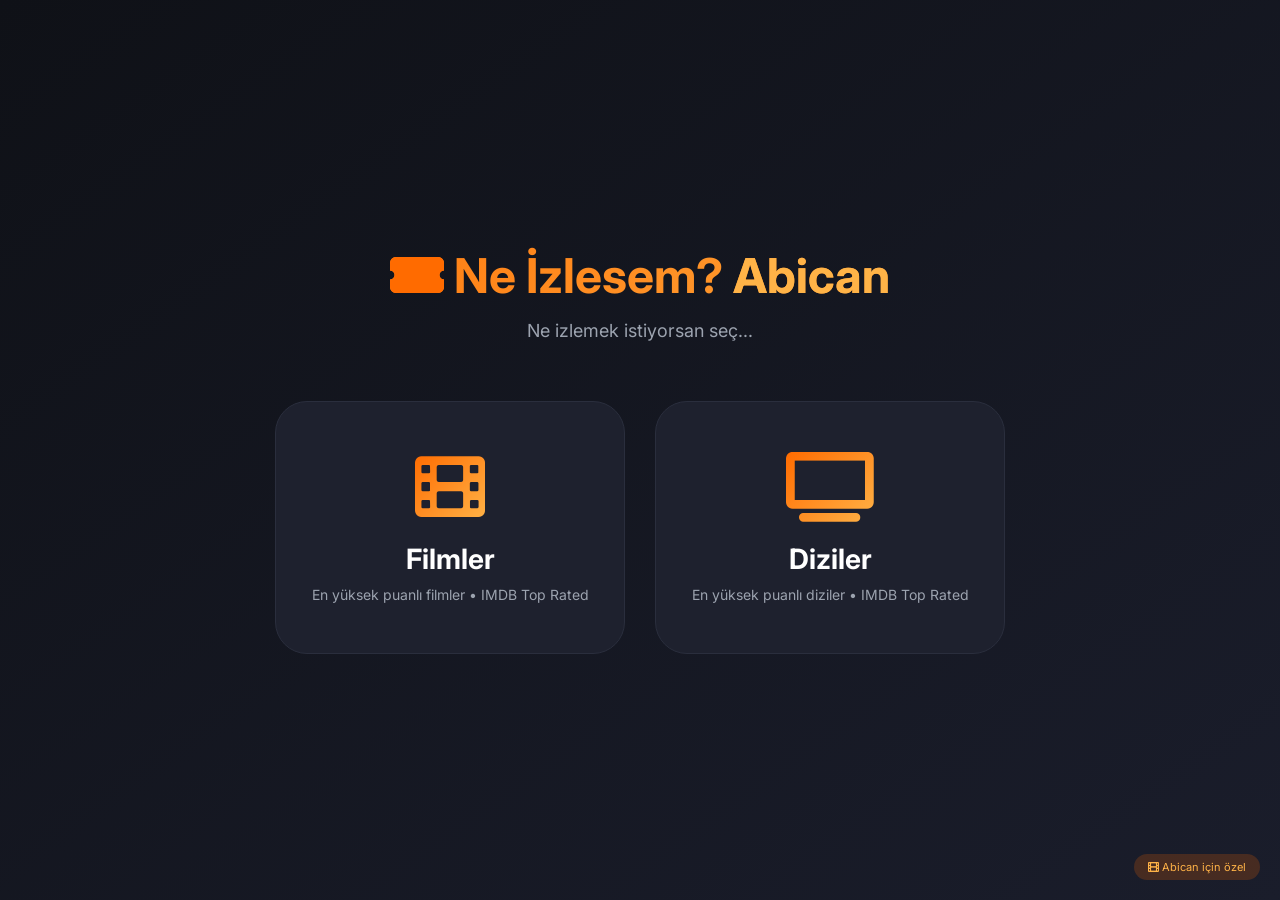
<file: index.html>
<!DOCTYPE html>
<html lang="tr">
<head>
    <meta charset="UTF-8">
    <meta name="viewport" content="width=device-width, initial-scale=1.0, user-scalable=yes">
    <title>Ne İzlesem? | Ana Sayfa</title>
    <link href="https://fonts.googleapis.com/css2?family=Inter:wght@300;400;500;600;700;800&display=swap" rel="stylesheet">
    <link rel="stylesheet" href="https://cdnjs.cloudflare.com/ajax/libs/font-awesome/6.0.0-beta3/css/all.min.css">
    <style>
        * {
            margin: 0;
            padding: 0;
            box-sizing: border-box;
        }

        body {
            background: linear-gradient(145deg, #0f1117 0%, #1a1d2b 100%);
            font-family: 'Inter', sans-serif;
            min-height: 100vh;
            display: flex;
            justify-content: center;
            align-items: center;
        }

        .container {
            max-width: 1200px;
            width: 100%;
            padding: 20px;
        }

        .header {
            text-align: center;
            margin-bottom: 60px;
        }

        .header h1 {
            font-size: 48px;
            background: linear-gradient(135deg, #ff6b00, #ffb347);
            -webkit-background-clip: text;
            background-clip: text;
            color: transparent;
            margin-bottom: 15px;
        }

        .header h1 i {
            background: none;
            -webkit-background-clip: unset;
            color: #ff6b00;
        }

        .header p {
            color: #9ca3af;
            font-size: 18px;
        }

        .choice-cards {
            display: flex;
            gap: 30px;
            flex-wrap: wrap;
            justify-content: center;
        }

        .choice-card {
            flex: 1;
            min-width: 250px;
            max-width: 350px;
            background: #1e212e;
            border-radius: 32px;
            padding: 50px 30px;
            text-align: center;
            cursor: pointer;
            border: 1px solid #2a2e3d;
            transition: all 0.3s;
            text-decoration: none;
            display: block;
        }

        .choice-card:hover {
            border-color: #ff6b00;
            transform: translateY(-10px);
            box-shadow: 0 20px 40px rgba(255, 107, 0, 0.2);
        }

        .choice-icon i {
            font-size: 70px;
            background: linear-gradient(135deg, #ff6b00, #ffb347);
            -webkit-background-clip: text;
            background-clip: text;
            color: transparent;
            margin-bottom: 20px;
        }

        .choice-title {
            font-size: 28px;
            font-weight: 700;
            color: white;
            margin-bottom: 10px;
        }

        .choice-desc {
            color: #9ca3af;
            font-size: 14px;
        }

        .badge-date {
            position: fixed;
            bottom: 20px;
            right: 20px;
            background: rgba(255, 107, 0, 0.2);
            padding: 6px 14px;
            border-radius: 40px;
            font-size: 11px;
            color: #ffb347;
        }

        @media (max-width: 768px) {
            .header h1 {
                font-size: 32px;
            }
            .choice-card {
                padding: 35px 20px;
            }
            .choice-icon i {
                font-size: 50px;
            }
            .choice-title {
                font-size: 22px;
            }
        }
    </style>
</head>
<body>
    <div class="container">
        <div class="header">
            <h1><i class="fas fa-ticket-alt"></i> Ne İzlesem? <span style="background: none; color:#ffb347;">Abican</span></h1>
            <p>Ne izlemek istiyorsan seç...</p>
        </div>

        <div class="choice-cards">
            <a href="filmler.html" class="choice-card">
                <div class="choice-icon"><i class="fas fa-film"></i></div>
                <div class="choice-title">Filmler</div>
                <div class="choice-desc">En yüksek puanlı filmler • IMDB Top Rated</div>
            </a>
            <a href="diziler.html" class="choice-card">
                <div class="choice-icon"><i class="fas fa-tv"></i></div>
                <div class="choice-title">Diziler</div>
                <div class="choice-desc">En yüksek puanlı diziler • IMDB Top Rated</div>
            </a>
        </div>

        <div class="badge-date">
            <i class="fas fa-film"></i> Abican için özel
        </div>
    </div>
</body>
</html>
</file>
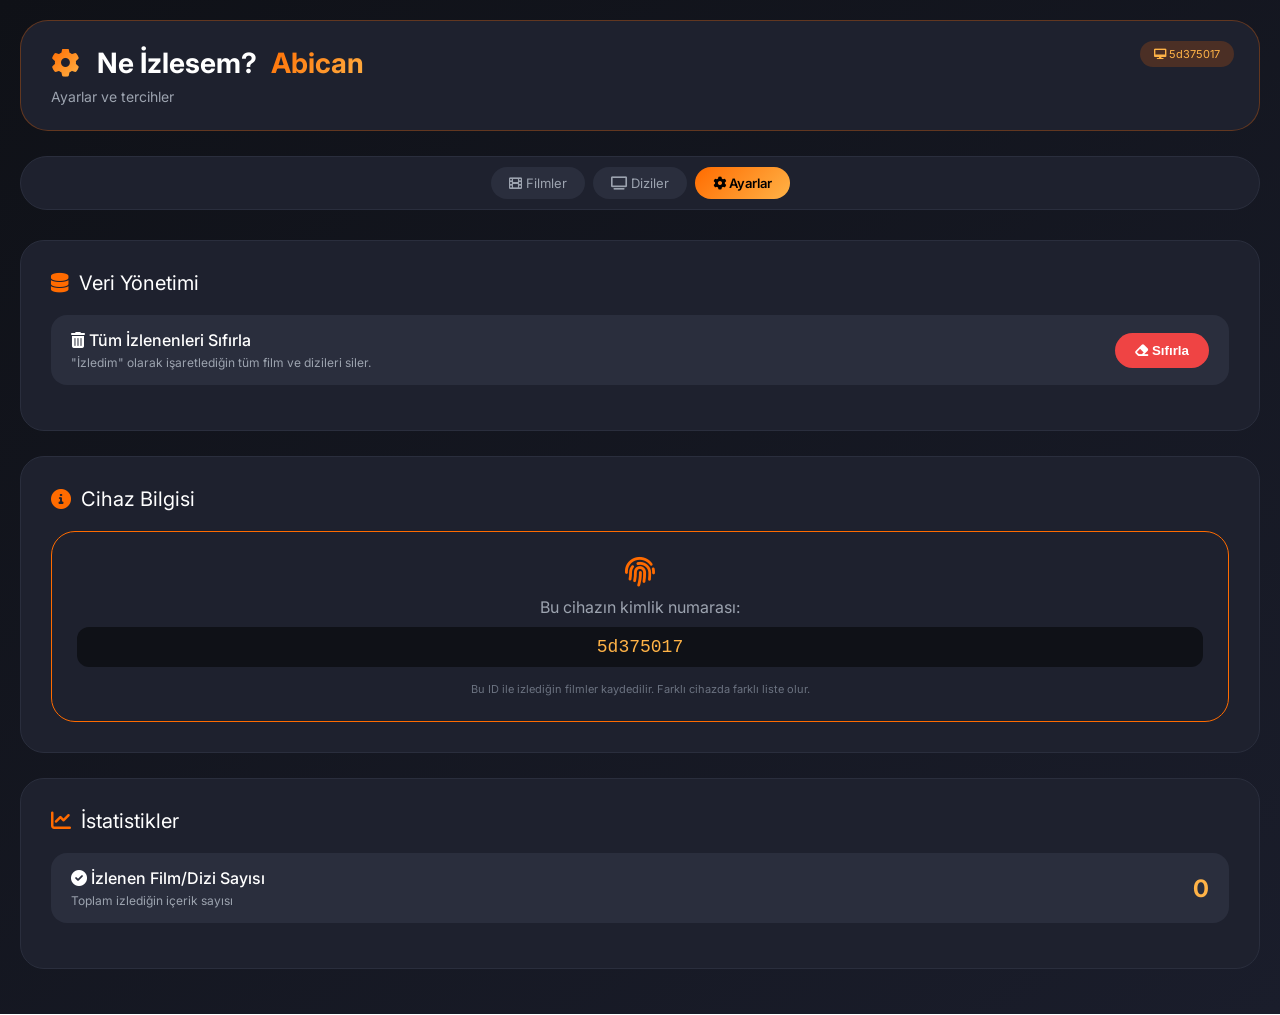
<file: ayarlar.html>
<!DOCTYPE html>
<html lang="tr">
<head>
    <meta charset="UTF-8">
    <meta name="viewport" content="width=device-width, initial-scale=1.0, user-scalable=yes">
    <title>Ne İzlesem? | Ayarlar</title>
    <link href="https://fonts.googleapis.com/css2?family=Inter:wght@300;400;500;600;700;800&display=swap" rel="stylesheet">
    <link rel="stylesheet" href="https://cdnjs.cloudflare.com/ajax/libs/font-awesome/6.0.0-beta3/css/all.min.css">
    <style>
        * { margin: 0; padding: 0; box-sizing: border-box; }
        body { background: linear-gradient(145deg, #0f1117 0%, #1a1d2b 100%); font-family: 'Inter', sans-serif; min-height: 100vh; }
        .header { background: #1e212e; border-radius: 28px; padding: 25px 30px; margin-bottom: 25px; border: 1px solid rgba(255, 107, 0, 0.3); position: relative; }
        .header h1 { font-size: 28px; color: white; }
        .header h1 i { background: linear-gradient(135deg, #ff6b00, #ffb347); -webkit-background-clip: text; background-clip: text; color: transparent; margin-right: 12px; }
        .header h1 .highlight { background: linear-gradient(135deg, #ff6b00, #ffb347); -webkit-background-clip: text; background-clip: text; color: transparent; padding: 0 8px; }
        .header p { color: #9ca3af; margin-top: 8px; font-size: 14px; }
        .badge-date { position: absolute; top: 20px; right: 25px; background: rgba(255, 107, 0, 0.2); padding: 6px 14px; border-radius: 40px; font-size: 11px; color: #ffb347; }
        .nav-menu { background: #1e212e; border-radius: 60px; padding: 10px 20px; margin-bottom: 30px; display: flex; flex-wrap: wrap; justify-content: center; gap: 8px; border: 1px solid #2a2e3d; }
        .nav-link { background: #2a2e3d; color: #9ca3af; text-decoration: none; padding: 8px 18px; border-radius: 40px; font-size: 13px; transition: 0.2s; }
        .nav-link:hover { background: #ff6b00; color: white; }
        .nav-link.active { background: linear-gradient(135deg, #ff6b00, #ffb347); color: #000; font-weight: 600; }
        .settings-card { background: #1e212e; border-radius: 24px; padding: 30px; border: 1px solid #2a2e3d; margin-bottom: 25px; }
        .settings-title { font-size: 20px; color: white; margin-bottom: 20px; display: flex; align-items: center; gap: 10px; }
        .settings-title i { color: #ff6b00; }
        .settings-item { background: #2a2e3d; border-radius: 16px; padding: 15px 20px; margin-bottom: 15px; display: flex; justify-content: space-between; align-items: center; flex-wrap: wrap; gap: 15px; }
        .settings-item-label { color: white; font-weight: 500; }
        .settings-item-desc { color: #9ca3af; font-size: 12px; margin-top: 5px; }
        .settings-btn { background: linear-gradient(135deg, #ff6b00, #ffb347); border: none; padding: 10px 20px; border-radius: 40px; color: #000; font-weight: 600; cursor: pointer; transition: 0.2s; }
        .settings-btn:hover { transform: scale(0.98); }
        .settings-btn.danger { background: #ef4444; color: white; }
        .device-info-card { background: #1e212e; border-radius: 24px; padding: 25px; border: 1px solid #ff6b00; text-align: center; }
        .device-id { font-family: monospace; font-size: 18px; background: #0f1117; padding: 10px; border-radius: 12px; margin-top: 10px; color: #ffb347; }
        .main-content { padding: 20px; }
        .container { max-width: 1400px; margin: 0 auto; }
        @media (max-width: 768px) { .main-content { padding: 12px; } .header h1 { font-size: 22px; } .badge-date { position: static; display: inline-block; margin-top: 15px; } .settings-item { flex-direction: column; text-align: center; } .settings-btn { width: 100%; } }
    </style>
</head>
<body>

<div class="main-content">
    <div class="container">
        <div class="header">
            <h1><i class="fas fa-cog"></i> Ne İzlesem? <span class="highlight">Abican</span></h1>
            <p>Ayarlar ve tercihler</p>
            <div class="badge-date">
                <i class="fas fa-desktop"></i> <span id="deviceId">Cihaz ID alınıyor...</span>
            </div>
        </div>

        <div class="nav-menu">
            <a href="index.html" class="nav-link"><i class="fas fa-film"></i> Filmler</a>
            <a href="diziler.html" class="nav-link"><i class="fas fa-tv"></i> Diziler</a>
            <a href="ayarlar.html" class="nav-link active"><i class="fas fa-cog"></i> Ayarlar</a>
        </div>

        <div class="settings-card">
            <div class="settings-title">
                <i class="fas fa-database"></i> Veri Yönetimi
            </div>
            <div class="settings-item">
                <div>
                    <div class="settings-item-label"><i class="fas fa-trash-alt"></i> Tüm İzlenenleri Sıfırla</div>
                    <div class="settings-item-desc">"İzledim" olarak işaretlediğin tüm film ve dizileri siler.</div>
                </div>
                <button class="settings-btn danger" id="resetWatchedBtn"><i class="fas fa-eraser"></i> Sıfırla</button>
            </div>
        </div>

        <div class="settings-card">
            <div class="settings-title">
                <i class="fas fa-info-circle"></i> Cihaz Bilgisi
            </div>
            <div class="device-info-card">
                <i class="fas fa-fingerprint" style="font-size: 30px; color: #ff6b00;"></i>
                <p style="color:#9ca3af; margin-top: 10px;">Bu cihazın kimlik numarası:</p>
                <div class="device-id" id="deviceIdDisplay">Yükleniyor...</div>
                <p style="color:#6b7280; font-size: 11px; margin-top: 15px;">Bu ID ile izlediğin filmler kaydedilir. Farklı cihazda farklı liste olur.</p>
            </div>
        </div>

        <div class="settings-card">
            <div class="settings-title">
                <i class="fas fa-chart-line"></i> İstatistikler
            </div>
            <div class="settings-item">
                <div>
                    <div class="settings-item-label"><i class="fas fa-check-circle"></i> İzlenen Film/Dizi Sayısı</div>
                    <div class="settings-item-desc">Toplam izlediğin içerik sayısı</div>
                </div>
                <div style="font-size: 24px; font-weight: 700; color: #ffb347;" id="watchedStat">0</div>
            </div>
        </div>
    </div>
</div>

<script>
    function getDeviceId() {
        try {
            const screenRes = `${screen.width}x${screen.height}`;
            const userAgent = navigator.userAgent;
            const language = navigator.language;
            const timezone = Intl.DateTimeFormat().resolvedOptions().timeZone;
            let str = `${screenRes}|${language}|${timezone}|${userAgent.substring(0, 80)}`;
            let hash = 0;
            for (let i = 0; i < str.length; i++) {
                hash = ((hash << 5) - hash) + str.charCodeAt(i);
                hash |= 0;
            }
            return Math.abs(hash).toString(16).substring(0, 8);
        } catch (e) {
            return "default";
        }
    }

    const deviceId = getDeviceId();
    const STORAGE_WATCHED_KEY = `watched_${deviceId}`;
    let watchedIds = [];

    function loadWatchedData() {
        const saved = localStorage.getItem(STORAGE_WATCHED_KEY);
        watchedIds = saved ? JSON.parse(saved) : [];
        document.getElementById("watchedStat").innerText = watchedIds.length;
    }

    document.getElementById("deviceId").innerText = deviceId;
    document.getElementById("deviceIdDisplay").innerText = deviceId;
    loadWatchedData();

    document.getElementById("resetWatchedBtn").addEventListener("click", () => {
        if (confirm("Tüm izlediklerini silmek istediğine emin misin? Bu işlem geri alınamaz!")) {
            watchedIds = [];
            localStorage.setItem(STORAGE_WATCHED_KEY, JSON.stringify(watchedIds));
            document.getElementById("watchedStat").innerText = 0;
            alert("✅ Tüm izlenenler silindi!");
        }
    });
</script>
</body>
</html>
</file>
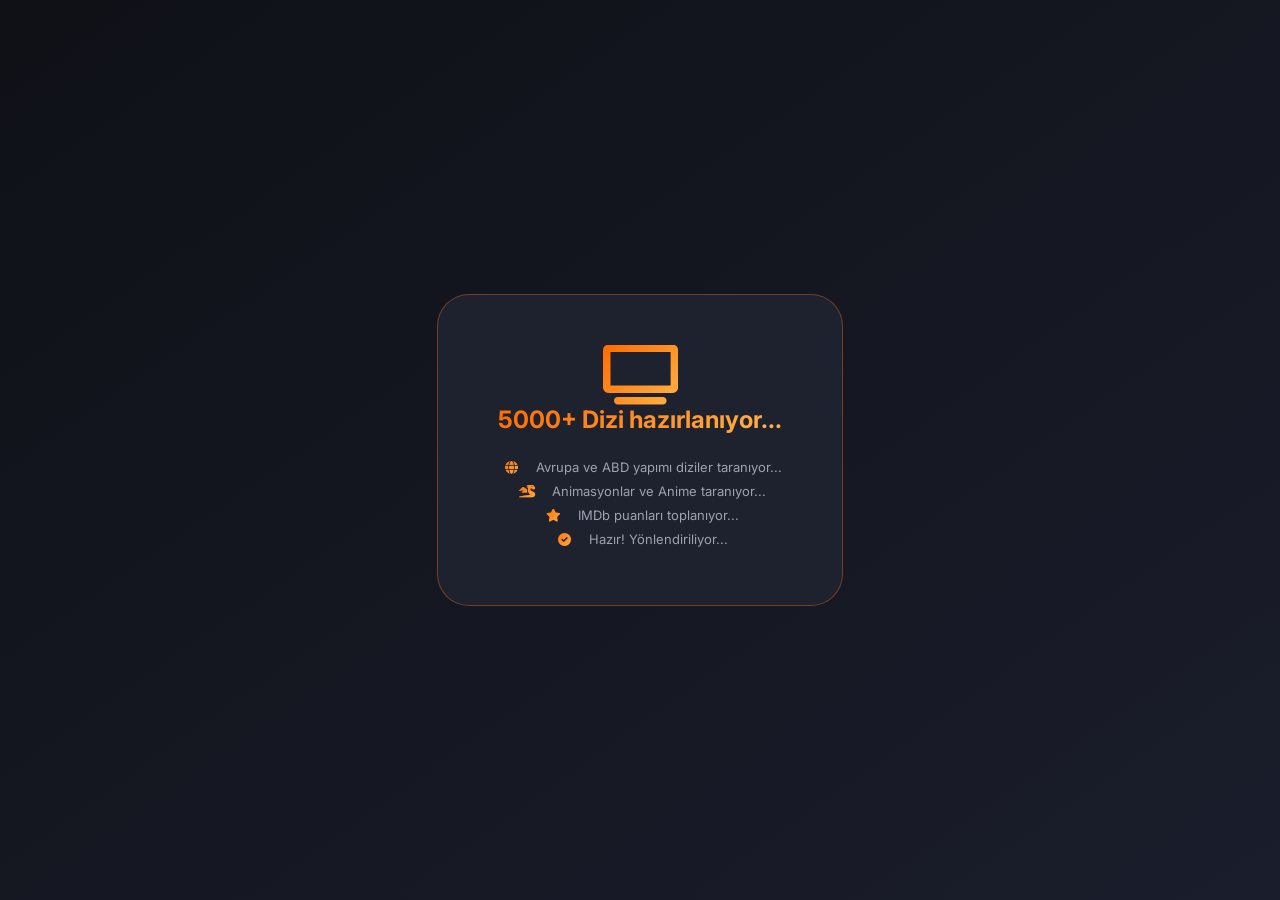
<file: diziler.html>
<!DOCTYPE html>
<html lang="tr">
<head>
    <meta charset="UTF-8">
    <meta name="viewport" content="width=device-width, initial-scale=1.0">
    <title>Ne İzlesem? | Diziler</title>
    <link href="https://fonts.googleapis.com/css2?family=Inter:wght@300;400;500;600;700;800&display=swap" rel="stylesheet">
    <link rel="stylesheet" href="https://cdnjs.cloudflare.com/ajax/libs/font-awesome/6.0.0-beta3/css/all.min.css">
    <style>
        /* AYNI STILLER - filmler.html ile aynı */
        * { margin: 0; padding: 0; box-sizing: border-box; }
        body { background: linear-gradient(145deg, #0f1117 0%, #1a1d2b 100%); font-family: 'Inter', sans-serif; min-height: 100vh; }
        
        .loading-overlay {
            position: fixed; top: 0; left: 0; width: 100%; height: 100%;
            background: linear-gradient(145deg, #0f1117, #1a1d2b); z-index: 2000;
            display: flex; justify-content: center; align-items: center; flex-direction: column;
        }
        .loading-card { background: #1e212e; border-radius: 32px; padding: 50px 60px; text-align: center; border: 1px solid rgba(255, 107, 0, 0.4); animation: fadeInScale 0.4s ease; }
        @keyframes fadeInScale { from { opacity: 0; transform: scale(0.95); } to { opacity: 1; transform: scale(1); } }
        .loading-animation i { font-size: 60px; background: linear-gradient(135deg, #ff6b00, #ffb347); -webkit-background-clip: text; background-clip: text; color: transparent; animation: spin 1.5s linear infinite; }
        @keyframes spin { 0% { transform: rotate(0deg); } 100% { transform: rotate(360deg); } }
        .loading-title { font-size: 24px; font-weight: 700; background: linear-gradient(135deg, #ff6b00, #ffb347); -webkit-background-clip: text; background-clip: text; color: transparent; margin-bottom: 25px; }
        .loading-msg { color: #9ca3af; font-size: 13px; margin: 8px 0; opacity: 0; animation: slideIn 0.4s ease forwards; }
        .loading-msg i { background: linear-gradient(135deg, #ff6b00, #ffb347); -webkit-background-clip: text; background-clip: text; color: transparent; width: 25px; margin-right: 8px; }
        .loading-msg:nth-child(1) { animation-delay: 0s; }
        .loading-msg:nth-child(2) { animation-delay: 0.5s; }
        .loading-msg:nth-child(3) { animation-delay: 1s; }
        .loading-msg:nth-child(4) { animation-delay: 1.5s; }
        .loading-msg:nth-child(5) { animation-delay: 2s; }
        .loading-msg:nth-child(6) { animation-delay: 2.5s; }
        @keyframes slideIn { from { opacity: 0; transform: translateX(-20px); } to { opacity: 1; transform: translateX(0); } }

        .main-content { padding: 20px; display: none; }
        .container { max-width: 1400px; margin: 0 auto; }
        .header { background: #1e212e; border-radius: 28px; padding: 25px 30px; margin-bottom: 25px; border: 1px solid rgba(255, 107, 0, 0.3); position: relative; }
        .header h1 { font-size: 28px; color: white; }
        .header h1 i { background: linear-gradient(135deg, #ff6b00, #ffb347); -webkit-background-clip: text; background-clip: text; color: transparent; margin-right: 12px; }
        .header h1 .highlight { background: linear-gradient(135deg, #ff6b00, #ffb347); -webkit-background-clip: text; background-clip: text; color: transparent; padding: 0 8px; }
        .header p { color: #9ca3af; margin-top: 8px; font-size: 14px; }
        .home-btn { position: absolute; top: 20px; right: 25px; background: #2a2e3d; border: none; padding: 8px 18px; border-radius: 40px; color: #ffb347; cursor: pointer; text-decoration: none; font-size: 13px; display: inline-flex; align-items: center; gap: 8px; }
        .home-btn:hover { background: #ff6b00; color: white; }
        
        .category-menu { background: #1e212e; border-radius: 24px; padding: 20px; margin-bottom: 25px; border: 1px solid #2a2e3d; }
        .category-header { margin-bottom: 15px; color: #ffb347; font-weight: 600; font-size: 14px; }
        .category-wrapper { display: flex; flex-wrap: wrap; gap: 10px; }
        .cat-btn { background: #2a2e3d; border: 1px solid #3a3e4d; padding: 8px 18px; border-radius: 40px; color: #9ca3af; font-size: 13px; cursor: pointer; transition: 0.2s; }
        .cat-btn:hover { border-color: #ff6b00; color: #ffb347; }
        .cat-btn.active { background: linear-gradient(135deg, #ff6b00, #ffb347); border-color: transparent; color: #000; font-weight: 600; }
        
        .results-header { display: flex; justify-content: space-between; align-items: center; margin-bottom: 25px; flex-wrap: wrap; gap: 15px; }
        .results-header h2 { font-size: 20px; color: white; display: flex; align-items: center; gap: 12px; }
        .results-header h2 i { background: linear-gradient(135deg, #ff6b00, #ffb347); -webkit-background-clip: text; background-clip: text; color: transparent; margin-right: 10px; }
        .item-count-badge { background: #ff6b00; color: #000; padding: 4px 12px; border-radius: 40px; font-size: 14px; font-weight: 700; }
        .watched-badge { background: #2a2e3d; padding: 8px 18px; border-radius: 40px; font-size: 13px; color: #ffb347; }
        
        .results-grid { display: grid; grid-template-columns: repeat(auto-fill, minmax(280px, 1fr)); gap: 20px; }
        .series-card { background: #1e212e; border-radius: 20px; overflow: hidden; border: 1px solid #2a2e3d; transition: 0.3s; cursor: pointer; }
        .series-card:hover { border-color: #ff6b00; transform: translateY(-5px); }
        .card-poster { height: 250px; background: linear-gradient(135deg, #1e212e, #2a2e3d); display: flex; align-items: center; justify-content: center; overflow: hidden; }
        .card-poster img { width: 100%; height: 100%; object-fit: cover; }
        .card-poster i { font-size: 50px; background: linear-gradient(135deg, #ff6b00, #ffb347); -webkit-background-clip: text; background-clip: text; color: transparent; }
        .card-info { padding: 16px; }
        .card-title { font-size: 16px; font-weight: 700; color: white; margin-bottom: 5px; }
        .card-year { font-size: 11px; color: #6b7280; margin-bottom: 8px; }
        .imdb-rating { display: inline-block; background: linear-gradient(135deg, #ff6b00, #ffb347); color: #000; padding: 3px 10px; border-radius: 20px; font-size: 11px; font-weight: 700; margin-bottom: 8px; }
        .card-detail { font-size: 11px; color: #9ca3af; margin-bottom: 12px; }
        .watched-btn { width: 100%; background: #2a2e3d; border: none; padding: 8px; border-radius: 40px; color: #9ca3af; font-weight: 600; cursor: pointer; transition: 0.2s; font-size: 12px; }
        .watched-btn:hover { background: linear-gradient(135deg, #ff6b00, #ffb347); color: #000; }
        .watched-btn.watched { background: #10b981; color: white; cursor: default; }
        .loading-state { text-align: center; padding: 50px; color: #6b7280; }
        
        .detail-overlay {
            position: fixed; top: 0; left: 0; width: 100%; height: 100%;
            background: linear-gradient(145deg, #0f1117, #1a1d2b); z-index: 1100;
            display: none; justify-content: center; align-items: center; overflow-y: auto; padding: 20px;
        }
        .detail-card {
            background: #1e212e; border-radius: 32px; max-width: 600px; width: 100%;
            border: 2px solid #ff6b00; overflow: hidden;
            animation: slideUp 0.3s ease;
        }
        @keyframes slideUp {
            from { opacity: 0; transform: translateY(30px); }
            to { opacity: 1; transform: translateY(0); }
        }
        .detail-back-btn {
            background: linear-gradient(135deg, #ff6b00, #ffb347);
            border: none; padding: 12px 24px; border-radius: 50px;
            color: #000; font-weight: 700; cursor: pointer; margin: 20px 20px 0 20px;
            display: inline-flex; align-items: center; gap: 10px; font-size: 16px;
            transition: 0.2s; width: calc(100% - 40px);
            justify-content: center;
        }
        .detail-back-btn:hover { background: #ffb347; transform: scale(0.98); }
        .detail-poster { width: 100%; height: 300px; background: linear-gradient(135deg, #1e212e, #2a2e3d); display: flex; align-items: center; justify-content: center; overflow: hidden; }
        .detail-poster img { width: 100%; height: 100%; object-fit: cover; }
        .detail-poster i { font-size: 80px; background: linear-gradient(135deg, #ff6b00, #ffb347); -webkit-background-clip: text; background-clip: text; color: transparent; }
        .detail-info { padding: 25px; }
        .detail-title { font-size: 28px; font-weight: 700; color: white; margin-bottom: 10px; }
        .detail-year { color: #9ca3af; margin-bottom: 15px; }
        .detail-imdb { display: inline-block; background: linear-gradient(135deg, #ff6b00, #ffb347); color: #000; padding: 5px 12px; border-radius: 20px; font-size: 14px; font-weight: 700; margin-bottom: 15px; }
        .detail-genre, .detail-plot, .detail-duration { color: #cbd5e1; font-size: 14px; margin-bottom: 12px; line-height: 1.5; }
        .detail-genre i, .detail-plot i, .detail-duration i { color: #ff6b00; width: 28px; margin-right: 8px; }
        .detail-watched-btn { background: linear-gradient(135deg, #ff6b00, #ffb347); border: none; padding: 12px 24px; border-radius: 40px; color: #000; font-weight: 700; cursor: pointer; margin-top: 20px; width: 100%; transition: 0.2s; }
        .detail-watched-btn.watched { background: #10b981; color: white; }
        
        @media (max-width: 768px) {
            .main-content { padding: 12px; }
            .header h1 { font-size: 22px; }
            .results-grid { grid-template-columns: 1fr; }
            .card-poster { height: 200px; }
            .detail-card { margin: 20px; }
            .detail-poster { height: 200px; }
            .cat-btn { padding: 6px 12px; font-size: 11px; }
            .loading-card { padding: 30px 25px; margin: 20px; }
        }
    </style>
</head>
<body>

<div id="loadingScreen" class="loading-overlay">
    <div class="loading-card">
        <div class="loading-animation"><i class="fas fa-tv"></i></div>
        <div class="loading-title">5000+ Dizi hazırlanıyor...</div>
        <div class="loading-messages">
            <div class="loading-msg"><i class="fas fa-globe"></i> Avrupa ve ABD yapımı diziler taranıyor...</div>
            <div class="loading-msg"><i class="fas fa-dragon"></i> Animasyonlar ve Anime taranıyor...</div>
            <div class="loading-msg"><i class="fas fa-star"></i> IMDb puanları toplanıyor...</div>
            <div class="loading-msg"><i class="fas fa-check-circle"></i> Hazır! Yönlendiriliyor...</div>
        </div>
    </div>
</div>

<div id="detailOverlay" class="detail-overlay">
    <div class="detail-card">
        <button class="detail-back-btn" id="closeDetailBtn"><i class="fas fa-arrow-left"></i> ← GERİ DÖN</button>
        <div id="detailContent"></div>
    </div>
</div>

<div id="mainContent" class="main-content">
    <div class="container">
        <div class="header">
            <h1><i class="fas fa-tv"></i> What to Watch? <span class="highlight">Abican</span></h1>
            <p>5000+ Dizi - Avrupa, ABD, Animasyon, Anime - Bollywood Yok</p>
            <a href="index.html" class="home-btn"><i class="fas fa-home"></i> Ana Sayfa</a>
        </div>

        <div class="category-menu">
            <div class="category-header"><i class="fas fa-tags"></i> Kategoriler</div>
            <div class="category-wrapper">
                <button class="cat-btn active" data-cat="all">🔥 Tümü</button>
                <button class="cat-btn" data-cat="28">⚡ Aksiyon</button>
                <button class="cat-btn" data-cat="35">😂 Komedi</button>
                <button class="cat-btn" data-cat="18">🎭 Dram</button>
                <button class="cat-btn" data-cat="27">👻 Korku</button>
                <button class="cat-btn" data-cat="878">🚀 Bilim Kurgu</button>
                <button class="cat-btn" data-cat="10749">💕 Romantik</button>
                <button class="cat-btn" data-cat="53">🔪 Gerilim</button>
                <button class="cat-btn" data-cat="16">🐭 Animasyon</button>
                <button class="cat-btn" data-cat="80">🔫 Suç</button>
                <button class="cat-btn" data-cat="14">🐉 Fantastik</button>
            </div>
        </div>

        <div class="results-header">
            <h2 id="resultTitle">
                <i class="fas fa-star"></i> En Yüksek Puanlı Diziler
                <span class="item-count-badge" id="itemCount">0</span>
            </h2>
            <div class="watched-badge"><i class="fas fa-check-circle"></i><span id="watchedCount">0</span> izledim</div>
        </div>

        <div id="resultsGrid" class="results-grid">
            <div class="loading-state"><i class="fas fa-spinner fa-spin"></i> Diziler yükleniyor...</div>
        </div>
    </div>
</div>

<script>
    const TMDB_API_KEY = "b429c973c6c98439cf6e504e7ffe1678";
    const TMDB_BASE_URL = "https://api.themoviedb.org/3";
    const IMAGE_BASE_URL = "https://image.tmdb.org/t/p/w500";
    
    let allSeries = [];
    let filteredSeries = [];
    let watchedIds = [];
    let currentGenreId = "all";
    let currentPage = 1;
    let isLoading = false;
    let totalPages = 250; // 250 sayfa × 20 = 5000 dizi
    
    const deviceId = localStorage.getItem('deviceId') || Math.random().toString(36).substring(2, 10);
    localStorage.setItem('deviceId', deviceId);
    const STORAGE_KEY = `watched_series_${deviceId}`;
    
    function loadWatchedData() {
        const saved = localStorage.getItem(STORAGE_KEY);
        watchedIds = saved ? JSON.parse(saved) : [];
        document.getElementById("watchedCount").innerText = watchedIds.length;
    }
    
    function saveWatchedData() {
        localStorage.setItem(STORAGE_KEY, JSON.stringify(watchedIds));
        document.getElementById("watchedCount").innerText = watchedIds.length;
    }
    
    // REGION FILTER - Diziler için region parametresi çalışmıyor [citation:2]
    // Alternatif olarak origin_country ile filtreleme
    async function fetchSeries(page = 1) {
        try {
            let url;
            if (currentGenreId === "all") {
                url = `${TMDB_BASE_URL}/discover/tv?api_key=${TMDB_API_KEY}&sort_by=vote_average.desc&vote_count.gte=500&language=en-US&page=${page}&with_origin_country=US|GB|DE|FR|IT|ES|JP|CA|AU`;
            } else {
                url = `${TMDB_BASE_URL}/discover/tv?api_key=${TMDB_API_KEY}&with_genres=${currentGenreId}&sort_by=vote_average.desc&vote_count.gte=500&language=en-US&page=${page}&with_origin_country=US|GB|DE|FR|IT|ES|JP|CA|AU`;
            }
            const response = await fetch(url);
            const data = await response.json();
            return data.results || [];
        } catch (error) {
            console.error("Error:", error);
            return [];
        }
    }
    
    async function loadAllSeries() {
        if (isLoading) return;
        isLoading = true;
        
        for (let page = 1; page <= totalPages; page++) {
            const series = await fetchSeries(page);
            if (series.length === 0) break;
            
            for (const serie of series) {
                if (!allSeries.some(s => s.id === serie.id)) {
                    // Bollywood filtreleme
                    const title_lower = (serie.name || "").toLowerCase();
                    const isBollywood = title_lower.includes("bollywood") || 
                                       title_lower.includes("hindi") ||
                                       (serie.original_language === "hi");
                    
                    if (!isBollywood) {
                        allSeries.push(serie);
                    }
                }
            }
            
            document.getElementById("itemCount").innerText = allSeries.length;
            filterByCategory();
            
            if (page % 10 === 0) {
                await new Promise(r => setTimeout(r, 100));
            }
        }
        
        isLoading = false;
    }
    
    function filterByCategory() {
        if (currentGenreId === "all") {
            filteredSeries = [...allSeries];
        } else {
            filteredSeries = allSeries.filter(serie => {
                return serie.genre_ids && serie.genre_ids.includes(parseInt(currentGenreId));
            });
        }
        filteredSeries.sort((a, b) => b.vote_average - a.vote_average);
        renderSeries();
    }
    
    function renderSeries() {
        const grid = document.getElementById("resultsGrid");
        
        const unwatchedSeries = filteredSeries.filter(s => !watchedIds.includes(s.id.toString()));
        
        if (unwatchedSeries.length === 0 && allSeries.length === 0) {
            grid.innerHTML = `<div class="loading-state"><i class="fas fa-spinner fa-spin"></i> Diziler yükleniyor... (${allSeries.length} dizi yüklendi)</div>`;
            return;
        }
        
        if (unwatchedSeries.length === 0 && allSeries.length > 0) {
            grid.innerHTML = `<div class="loading-state"><i class="fas fa-check-circle"></i><br>Bu kategoride izlemediğin dizi kalmadı! 🎉<br><small>Başka kategori dene (Toplam ${allSeries.length} dizi)</small></div>`;
            return;
        }
        
        grid.innerHTML = unwatchedSeries.slice(0, 100).map(serie => {
            const posterUrl = serie.poster_path ? `${IMAGE_BASE_URL}${serie.poster_path}` : null;
            const title = serie.name || "Bilinmiyor";
            const year = serie.first_air_date ? serie.first_air_date.split('-')[0] : "?";
            const rating = serie.vote_average ? serie.vote_average.toFixed(1) : "?";
            const seasons = serie.number_of_seasons ? `${serie.number_of_seasons} Sezon` : "Sezon bilgisi yok";
            
            return `
                <div class="series-card" data-id="${serie.id}">
                    <div class="card-poster">
                        ${posterUrl ? `<img src="${posterUrl}" alt="${title}" onerror="this.style.display='none';this.nextElementSibling.style.display='flex'">` : ''}
                        <i class="fas fa-tv" style="display: ${posterUrl ? 'none' : 'flex'}"></i>
                    </div>
                    <div class="card-info">
                        <div class="card-title">${title}</div>
                        <div class="card-year">${year}</div>
                        <div class="imdb-rating">⭐ ${rating}</div>
                        <div class="card-detail">📺 ${seasons}</div>
                        <button class="watched-btn" data-id="${serie.id}">
                            <i class="fas fa-check-circle"></i> İzledim
                        </button>
                    </div>
                </div>
            `;
        }).join("");
        
        attachCardEvents();
        attachWatchedEvents();
    }
    
    function attachCardEvents() {
        document.querySelectorAll(".series-card").forEach(card => {
            card.removeEventListener("click", card.clickHandler);
            card.clickHandler = (e) => {
                if (e.target.classList.contains("watched-btn")) return;
                const id = parseInt(card.getAttribute("data-id"));
                const serie = allSeries.find(s => s.id === id);
                if (serie) showDetail(serie);
            };
            card.addEventListener("click", card.clickHandler);
        });
    }
    
    function attachWatchedEvents() {
        document.querySelectorAll(".watched-btn").forEach(btn => {
            btn.removeEventListener("click", btn.clickHandler);
            btn.clickHandler = (e) => {
                e.stopPropagation();
                const id = parseInt(btn.getAttribute("data-id"));
                if (!btn.classList.contains("watched")) {
                    btn.classList.add("watched");
                    btn.innerHTML = '<i class="fas fa-check"></i> İzledim ✓';
                    watchedIds.push(id.toString());
                    saveWatchedData();
                    filterByCategory();
                }
            };
            btn.addEventListener("click", btn.clickHandler);
        });
    }
    
    async function showDetail(serie) {
        const detailOverlay = document.getElementById("detailOverlay");
        const detailContent = document.getElementById("detailContent");
        const posterUrl = serie.poster_path ? `${IMAGE_BASE_URL}${serie.poster_path}` : null;
        const title = serie.name || "Bilinmiyor";
        const year = serie.first_air_date ? serie.first_air_date.split('-')[0] : "?";
        const rating = serie.vote_average ? serie.vote_average.toFixed(1) : "?";
        const seasons = serie.number_of_seasons ? `${serie.number_of_seasons} Sezon` : "Sezon bilgisi yok";
        const overview = serie.overview || "Konu bilgisi yok";
        const isWatched = watchedIds.includes(serie.id.toString());
        
        detailContent.innerHTML = `
            <div class="detail-poster">
                ${posterUrl ? `<img src="${posterUrl}" alt="${title}">` : '<i class="fas fa-tv"></i>'}
            </div>
            <div class="detail-info">
                <div class="detail-title">${title}</div>
                <div class="detail-year">${year}</div>
                <div class="detail-imdb">⭐ ${rating}</div>
                <div class="detail-duration"><i class="fas fa-layer-group"></i> ${seasons}</div>
                <div class="detail-plot"><i class="fas fa-align-left"></i> Konu: ${overview}</div>
                <button class="detail-watched-btn ${isWatched ? 'watched' : ''}" data-id="${serie.id}">
                    <i class="fas ${isWatched ? 'fa-check' : 'fa-check-circle'}"></i> ${isWatched ? 'İzledim ✓' : 'İzledim'}
                </button>
            </div>
        `;
        
        detailOverlay.style.display = "flex";
        
        const detailBtn = detailContent.querySelector(".detail-watched-btn");
        if (detailBtn) {
            detailBtn.removeEventListener("click", detailBtn.clickHandler);
            detailBtn.clickHandler = (e) => {
                const id = parseInt(detailBtn.getAttribute("data-id"));
                if (!watchedIds.includes(id.toString())) {
                    watchedIds.push(id.toString());
                    saveWatchedData();
                    detailBtn.classList.add("watched");
                    detailBtn.innerHTML = '<i class="fas fa-check"></i> İzledim ✓';
                    filterByCategory();
                }
            };
            detailBtn.addEventListener("click", detailBtn.clickHandler);
        }
    }
    
    setTimeout(() => {
        document.getElementById("loadingScreen").style.display = "none";
        document.getElementById("mainContent").style.display = "block";
        loadWatchedData();
        loadAllSeries();
    }, 2500);
    
    document.getElementById("closeDetailBtn").addEventListener("click", () => {
        document.getElementById("detailOverlay").style.display = "none";
    });
    
    document.querySelectorAll(".cat-btn").forEach(btn => {
        btn.addEventListener("click", async () => {
            document.querySelectorAll(".cat-btn").forEach(b => b.classList.remove("active"));
            btn.classList.add("active");
            currentGenreId = btn.getAttribute("data-cat");
            filterByCategory();
        });
    });
</script>
</body>
</html>
</file>
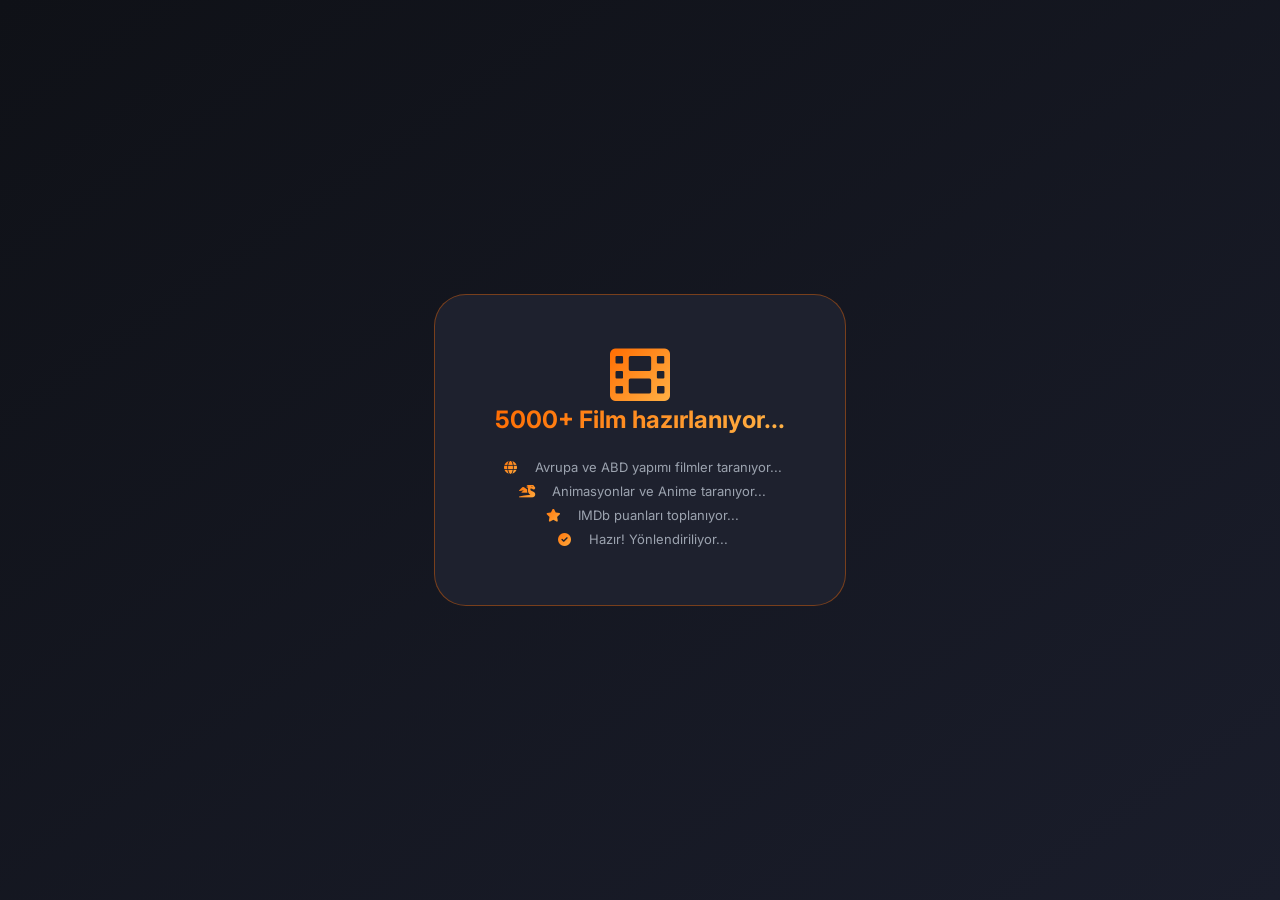
<file: filmler.html>
<!DOCTYPE html>
<html lang="tr">
<head>
    <meta charset="UTF-8">
    <meta name="viewport" content="width=device-width, initial-scale=1.0">
    <title>Ne İzlesem? | Filmler</title>
    <link href="https://fonts.googleapis.com/css2?family=Inter:wght@300;400;500;600;700;800&display=swap" rel="stylesheet">
    <link rel="stylesheet" href="https://cdnjs.cloudflare.com/ajax/libs/font-awesome/6.0.0-beta3/css/all.min.css">
    <style>
        * { margin: 0; padding: 0; box-sizing: border-box; }
        body { background: linear-gradient(145deg, #0f1117 0%, #1a1d2b 100%); font-family: 'Inter', sans-serif; min-height: 100vh; }
        
        .loading-overlay {
            position: fixed; top: 0; left: 0; width: 100%; height: 100%;
            background: linear-gradient(145deg, #0f1117, #1a1d2b); z-index: 2000;
            display: flex; justify-content: center; align-items: center; flex-direction: column;
        }
        .loading-card { background: #1e212e; border-radius: 32px; padding: 50px 60px; text-align: center; border: 1px solid rgba(255, 107, 0, 0.4); animation: fadeInScale 0.4s ease; }
        @keyframes fadeInScale { from { opacity: 0; transform: scale(0.95); } to { opacity: 1; transform: scale(1); } }
        .loading-animation i { font-size: 60px; background: linear-gradient(135deg, #ff6b00, #ffb347); -webkit-background-clip: text; background-clip: text; color: transparent; animation: spin 1.5s linear infinite; }
        @keyframes spin { 0% { transform: rotate(0deg); } 100% { transform: rotate(360deg); } }
        .loading-title { font-size: 24px; font-weight: 700; background: linear-gradient(135deg, #ff6b00, #ffb347); -webkit-background-clip: text; background-clip: text; color: transparent; margin-bottom: 25px; }
        .loading-msg { color: #9ca3af; font-size: 13px; margin: 8px 0; opacity: 0; animation: slideIn 0.4s ease forwards; }
        .loading-msg i { background: linear-gradient(135deg, #ff6b00, #ffb347); -webkit-background-clip: text; background-clip: text; color: transparent; width: 25px; margin-right: 8px; }
        .loading-msg:nth-child(1) { animation-delay: 0s; }
        .loading-msg:nth-child(2) { animation-delay: 0.5s; }
        .loading-msg:nth-child(3) { animation-delay: 1s; }
        .loading-msg:nth-child(4) { animation-delay: 1.5s; }
        .loading-msg:nth-child(5) { animation-delay: 2s; }
        .loading-msg:nth-child(6) { animation-delay: 2.5s; }
        @keyframes slideIn { from { opacity: 0; transform: translateX(-20px); } to { opacity: 1; transform: translateX(0); } }

        .main-content { padding: 20px; display: none; }
        .container { max-width: 1400px; margin: 0 auto; }
        .header { background: #1e212e; border-radius: 28px; padding: 25px 30px; margin-bottom: 25px; border: 1px solid rgba(255, 107, 0, 0.3); position: relative; }
        .header h1 { font-size: 28px; color: white; }
        .header h1 i { background: linear-gradient(135deg, #ff6b00, #ffb347); -webkit-background-clip: text; background-clip: text; color: transparent; margin-right: 12px; }
        .header h1 .highlight { background: linear-gradient(135deg, #ff6b00, #ffb347); -webkit-background-clip: text; background-clip: text; color: transparent; padding: 0 8px; }
        .header p { color: #9ca3af; margin-top: 8px; font-size: 14px; }
        .home-btn { position: absolute; top: 20px; right: 25px; background: #2a2e3d; border: none; padding: 8px 18px; border-radius: 40px; color: #ffb347; cursor: pointer; text-decoration: none; font-size: 13px; display: inline-flex; align-items: center; gap: 8px; }
        .home-btn:hover { background: #ff6b00; color: white; }
        
        .category-menu { background: #1e212e; border-radius: 24px; padding: 20px; margin-bottom: 25px; border: 1px solid #2a2e3d; }
        .category-header { margin-bottom: 15px; color: #ffb347; font-weight: 600; font-size: 14px; }
        .category-wrapper { display: flex; flex-wrap: wrap; gap: 10px; }
        .cat-btn { background: #2a2e3d; border: 1px solid #3a3e4d; padding: 8px 18px; border-radius: 40px; color: #9ca3af; font-size: 13px; cursor: pointer; transition: 0.2s; }
        .cat-btn:hover { border-color: #ff6b00; color: #ffb347; }
        .cat-btn.active { background: linear-gradient(135deg, #ff6b00, #ffb347); border-color: transparent; color: #000; font-weight: 600; }
        
        .results-header { display: flex; justify-content: space-between; align-items: center; margin-bottom: 25px; flex-wrap: wrap; gap: 15px; }
        .results-header h2 { font-size: 20px; color: white; display: flex; align-items: center; gap: 12px; }
        .results-header h2 i { background: linear-gradient(135deg, #ff6b00, #ffb347); -webkit-background-clip: text; background-clip: text; color: transparent; margin-right: 10px; }
        .item-count-badge { background: #ff6b00; color: #000; padding: 4px 12px; border-radius: 40px; font-size: 14px; font-weight: 700; }
        .watched-badge { background: #2a2e3d; padding: 8px 18px; border-radius: 40px; font-size: 13px; color: #ffb347; }
        
        .results-grid { display: grid; grid-template-columns: repeat(auto-fill, minmax(280px, 1fr)); gap: 20px; }
        .movie-card { background: #1e212e; border-radius: 20px; overflow: hidden; border: 1px solid #2a2e3d; transition: 0.3s; cursor: pointer; }
        .movie-card:hover { border-color: #ff6b00; transform: translateY(-5px); }
        .card-poster { height: 250px; background: linear-gradient(135deg, #1e212e, #2a2e3d); display: flex; align-items: center; justify-content: center; overflow: hidden; }
        .card-poster img { width: 100%; height: 100%; object-fit: cover; }
        .card-poster i { font-size: 50px; background: linear-gradient(135deg, #ff6b00, #ffb347); -webkit-background-clip: text; background-clip: text; color: transparent; }
        .card-info { padding: 16px; }
        .card-title { font-size: 16px; font-weight: 700; color: white; margin-bottom: 5px; }
        .card-year { font-size: 11px; color: #6b7280; margin-bottom: 8px; }
        .imdb-rating { display: inline-block; background: linear-gradient(135deg, #ff6b00, #ffb347); color: #000; padding: 3px 10px; border-radius: 20px; font-size: 11px; font-weight: 700; margin-bottom: 8px; }
        .card-detail { font-size: 11px; color: #9ca3af; margin-bottom: 12px; }
        .watched-btn { width: 100%; background: #2a2e3d; border: none; padding: 8px; border-radius: 40px; color: #9ca3af; font-weight: 600; cursor: pointer; transition: 0.2s; font-size: 12px; }
        .watched-btn:hover { background: linear-gradient(135deg, #ff6b00, #ffb347); color: #000; }
        .watched-btn.watched { background: #10b981; color: white; cursor: default; }
        .loading-state { text-align: center; padding: 50px; color: #6b7280; }
        
        .detail-overlay {
            position: fixed; top: 0; left: 0; width: 100%; height: 100%;
            background: linear-gradient(145deg, #0f1117, #1a1d2b); z-index: 1100;
            display: none; justify-content: center; align-items: center; overflow-y: auto; padding: 20px;
        }
        .detail-card {
            background: #1e212e; border-radius: 32px; max-width: 600px; width: 100%;
            border: 2px solid #ff6b00; overflow: hidden;
            animation: slideUp 0.3s ease;
        }
        @keyframes slideUp {
            from { opacity: 0; transform: translateY(30px); }
            to { opacity: 1; transform: translateY(0); }
        }
        .detail-back-btn {
            background: linear-gradient(135deg, #ff6b00, #ffb347);
            border: none; padding: 12px 24px; border-radius: 50px;
            color: #000; font-weight: 700; cursor: pointer; margin: 20px 20px 0 20px;
            display: inline-flex; align-items: center; gap: 10px; font-size: 16px;
            transition: 0.2s; width: calc(100% - 40px);
            justify-content: center;
        }
        .detail-back-btn:hover { background: #ffb347; transform: scale(0.98); }
        .detail-poster { width: 100%; height: 300px; background: linear-gradient(135deg, #1e212e, #2a2e3d); display: flex; align-items: center; justify-content: center; overflow: hidden; }
        .detail-poster img { width: 100%; height: 100%; object-fit: cover; }
        .detail-poster i { font-size: 80px; background: linear-gradient(135deg, #ff6b00, #ffb347); -webkit-background-clip: text; background-clip: text; color: transparent; }
        .detail-info { padding: 25px; }
        .detail-title { font-size: 28px; font-weight: 700; color: white; margin-bottom: 10px; }
        .detail-year { color: #9ca3af; margin-bottom: 15px; }
        .detail-imdb { display: inline-block; background: linear-gradient(135deg, #ff6b00, #ffb347); color: #000; padding: 5px 12px; border-radius: 20px; font-size: 14px; font-weight: 700; margin-bottom: 15px; }
        .detail-genre, .detail-plot, .detail-duration { color: #cbd5e1; font-size: 14px; margin-bottom: 12px; line-height: 1.5; }
        .detail-genre i, .detail-plot i, .detail-duration i { color: #ff6b00; width: 28px; margin-right: 8px; }
        .detail-watched-btn { background: linear-gradient(135deg, #ff6b00, #ffb347); border: none; padding: 12px 24px; border-radius: 40px; color: #000; font-weight: 700; cursor: pointer; margin-top: 20px; width: 100%; transition: 0.2s; }
        .detail-watched-btn.watched { background: #10b981; color: white; }
        
        @media (max-width: 768px) {
            .main-content { padding: 12px; }
            .header h1 { font-size: 22px; }
            .results-grid { grid-template-columns: 1fr; }
            .card-poster { height: 200px; }
            .detail-card { margin: 20px; }
            .detail-poster { height: 200px; }
            .cat-btn { padding: 6px 12px; font-size: 11px; }
            .loading-card { padding: 30px 25px; margin: 20px; }
        }
    </style>
</head>
<body>

<div id="loadingScreen" class="loading-overlay">
    <div class="loading-card">
        <div class="loading-animation"><i class="fas fa-film"></i></div>
        <div class="loading-title">5000+ Film hazırlanıyor...</div>
        <div class="loading-messages">
            <div class="loading-msg"><i class="fas fa-globe"></i> Avrupa ve ABD yapımı filmler taranıyor...</div>
            <div class="loading-msg"><i class="fas fa-dragon"></i> Animasyonlar ve Anime taranıyor...</div>
            <div class="loading-msg"><i class="fas fa-star"></i> IMDb puanları toplanıyor...</div>
            <div class="loading-msg"><i class="fas fa-check-circle"></i> Hazır! Yönlendiriliyor...</div>
        </div>
    </div>
</div>

<div id="detailOverlay" class="detail-overlay">
    <div class="detail-card">
        <button class="detail-back-btn" id="closeDetailBtn"><i class="fas fa-arrow-left"></i> ← GERİ DÖN</button>
        <div id="detailContent"></div>
    </div>
</div>

<div id="mainContent" class="main-content">
    <div class="container">
        <div class="header">
            <h1><i class="fas fa-film"></i> What to Watch? <span class="highlight">Abican</span></h1>
            <p>5000+ Film - Avrupa, ABD, Animasyon, Anime - Bollywood Yok</p>
            <a href="index.html" class="home-btn"><i class="fas fa-home"></i> Ana Sayfa</a>
        </div>

        <div class="category-menu">
            <div class="category-header"><i class="fas fa-tags"></i> Kategoriler</div>
            <div class="category-wrapper">
                <button class="cat-btn active" data-cat="all">🔥 Tümü</button>
                <button class="cat-btn" data-cat="28">⚡ Aksiyon</button>
                <button class="cat-btn" data-cat="35">😂 Komedi</button>
                <button class="cat-btn" data-cat="18">🎭 Dram</button>
                <button class="cat-btn" data-cat="27">👻 Korku</button>
                <button class="cat-btn" data-cat="878">🚀 Bilim Kurgu</button>
                <button class="cat-btn" data-cat="10749">💕 Romantik</button>
                <button class="cat-btn" data-cat="53">🔪 Gerilim</button>
                <button class="cat-btn" data-cat="16">🐭 Animasyon</button>
                <button class="cat-btn" data-cat="80">🔫 Suç</button>
                <button class="cat-btn" data-cat="14">🐉 Fantastik</button>
            </div>
        </div>

        <div class="results-header">
            <h2 id="resultTitle">
                <i class="fas fa-star"></i> En Yüksek Puanlı Filmler
                <span class="item-count-badge" id="itemCount">0</span>
            </h2>
            <div class="watched-badge"><i class="fas fa-check-circle"></i><span id="watchedCount">0</span> izledim</div>
        </div>

        <div id="resultsGrid" class="results-grid">
            <div class="loading-state"><i class="fas fa-spinner fa-spin"></i> Filmler yükleniyor...</div>
        </div>
    </div>
</div>

<script>
    const TMDB_API_KEY = "b429c973c6c98439cf6e504e7ffe1678";
    const TMDB_BASE_URL = "https://api.themoviedb.org/3";
    const IMAGE_BASE_URL = "https://image.tmdb.org/t/p/w500";
    const OMDB_API_KEY = "aee8123e";
    
    let allMovies = [];
    let filteredMovies = [];
    let watchedIds = [];
    let currentGenreId = "all";
    let currentPage = 1;
    let isLoading = false;
    let totalPages = 250; // 250 sayfa × 20 = 5000 film
    
    const deviceId = localStorage.getItem('deviceId') || Math.random().toString(36).substring(2, 10);
    localStorage.setItem('deviceId', deviceId);
    const STORAGE_KEY = `watched_${deviceId}`;
    
    function formatRuntime(minutes) {
        if (!minutes || minutes === 0) return "Süre bilinmiyor";
        const hours = Math.floor(minutes / 60);
        const mins = minutes % 60;
        if (hours > 0 && mins > 0) return `${hours}s ${mins}dk`;
        if (hours > 0) return `${hours}s`;
        return `${mins}dk`;
    }
    
    function loadWatchedData() {
        const saved = localStorage.getItem(STORAGE_KEY);
        watchedIds = saved ? JSON.parse(saved) : [];
        document.getElementById("watchedCount").innerText = watchedIds.length;
    }
    
    function saveWatchedData() {
        localStorage.setItem(STORAGE_KEY, JSON.stringify(watchedIds));
        document.getElementById("watchedCount").innerText = watchedIds.length;
    }
    
    // REGION FILTER - Bollywood hariç, Avrupa ve ABD dahil [citation:1]
    // region=US|GB|DE|FR|IT|ES|JP (Japonya anime için)
    async function fetchMovies(page = 1) {
        try {
            let url;
            if (currentGenreId === "all") {
                // region filter ile sadece ABD, Avrupa, Japonya yapımı filmler
                url = `${TMDB_BASE_URL}/discover/movie?api_key=${TMDB_API_KEY}&region=US&sort_by=vote_average.desc&vote_count.gte=500&language=en-US&page=${page}`;
            } else {
                url = `${TMDB_BASE_URL}/discover/movie?api_key=${TMDB_API_KEY}&region=US&with_genres=${currentGenreId}&sort_by=vote_average.desc&vote_count.gte=500&language=en-US&page=${page}`;
            }
            const response = await fetch(url);
            const data = await response.json();
            return data.results || [];
        } catch (error) {
            console.error("Error:", error);
            return [];
        }
    }
    
    async function loadAllMovies() {
        if (isLoading) return;
        isLoading = true;
        
        for (let page = 1; page <= totalPages; page++) {
            const movies = await fetchMovies(page);
            if (movies.length === 0) break;
            
            for (const movie of movies) {
                if (!allMovies.some(m => m.id === movie.id)) {
                    // Bollywood filtreleme (Hint filmlerini manuel engelle)
                    const title_lower = (movie.title || "").toLowerCase();
                    const isBollywood = title_lower.includes("bollywood") || 
                                       title_lower.includes("hindi") || 
                                       title_lower.includes("indian") ||
                                       (movie.original_language === "hi");
                    
                    if (!isBollywood) {
                        allMovies.push(movie);
                    }
                }
            }
            
            document.getElementById("itemCount").innerText = allMovies.length;
            filterByCategory();
            
            // Her 10 sayfada bir ekranı güncelle
            if (page % 10 === 0) {
                await new Promise(r => setTimeout(r, 100));
            }
        }
        
        isLoading = false;
    }
    
    function filterByCategory() {
        if (currentGenreId === "all") {
            filteredMovies = [...allMovies];
        } else {
            filteredMovies = allMovies.filter(movie => {
                return movie.genre_ids && movie.genre_ids.includes(parseInt(currentGenreId));
            });
        }
        filteredMovies.sort((a, b) => b.vote_average - a.vote_average);
        renderMovies();
    }
    
    function renderMovies() {
        const grid = document.getElementById("resultsGrid");
        
        const unwatchedMovies = filteredMovies.filter(m => !watchedIds.includes(m.id.toString()));
        
        if (unwatchedMovies.length === 0 && allMovies.length === 0) {
            grid.innerHTML = `<div class="loading-state"><i class="fas fa-spinner fa-spin"></i> Filmler yükleniyor... (${allMovies.length} film yüklendi)</div>`;
            return;
        }
        
        if (unwatchedMovies.length === 0 && allMovies.length > 0) {
            grid.innerHTML = `<div class="loading-state"><i class="fas fa-check-circle"></i><br>Bu kategoride izlemediğin film kalmadı! 🎉<br><small>Başka kategori dene (Toplam ${allMovies.length} film)</small></div>`;
            return;
        }
        
        grid.innerHTML = unwatchedMovies.slice(0, 100).map(movie => {
            const posterUrl = movie.poster_path ? `${IMAGE_BASE_URL}${movie.poster_path}` : null;
            const title = movie.title || "Bilinmiyor";
            const year = movie.release_date ? movie.release_date.split('-')[0] : "?";
            const rating = movie.vote_average ? movie.vote_average.toFixed(1) : "?";
            const runtime = formatRuntime(movie.runtime);
            
            return `
                <div class="movie-card" data-id="${movie.id}">
                    <div class="card-poster">
                        ${posterUrl ? `<img src="${posterUrl}" alt="${title}" onerror="this.style.display='none';this.nextElementSibling.style.display='flex'">` : ''}
                        <i class="fas fa-film" style="display: ${posterUrl ? 'none' : 'flex'}"></i>
                    </div>
                    <div class="card-info">
                        <div class="card-title">${title}</div>
                        <div class="card-year">${year}</div>
                        <div class="imdb-rating">⭐ ${rating}</div>
                        <div class="card-detail">🎬 ${runtime}</div>
                        <button class="watched-btn" data-id="${movie.id}">
                            <i class="fas fa-check-circle"></i> İzledim
                        </button>
                    </div>
                </div>
            `;
        }).join("");
        
        attachCardEvents();
        attachWatchedEvents();
    }
    
    function attachCardEvents() {
        document.querySelectorAll(".movie-card").forEach(card => {
            card.removeEventListener("click", card.clickHandler);
            card.clickHandler = (e) => {
                if (e.target.classList.contains("watched-btn")) return;
                const id = parseInt(card.getAttribute("data-id"));
                const movie = allMovies.find(m => m.id === id);
                if (movie) showDetail(movie);
            };
            card.addEventListener("click", card.clickHandler);
        });
    }
    
    function attachWatchedEvents() {
        document.querySelectorAll(".watched-btn").forEach(btn => {
            btn.removeEventListener("click", btn.clickHandler);
            btn.clickHandler = (e) => {
                e.stopPropagation();
                const id = parseInt(btn.getAttribute("data-id"));
                if (!btn.classList.contains("watched")) {
                    btn.classList.add("watched");
                    btn.innerHTML = '<i class="fas fa-check"></i> İzledim ✓';
                    watchedIds.push(id.toString());
                    saveWatchedData();
                    filterByCategory();
                }
            };
            btn.addEventListener("click", btn.clickHandler);
        });
    }
    
    async function showDetail(movie) {
        const detailOverlay = document.getElementById("detailOverlay");
        const detailContent = document.getElementById("detailContent");
        const posterUrl = movie.poster_path ? `${IMAGE_BASE_URL}${movie.poster_path}` : null;
        const title = movie.title || "Bilinmiyor";
        const year = movie.release_date ? movie.release_date.split('-')[0] : "?";
        const rating = movie.vote_average ? movie.vote_average.toFixed(1) : "?";
        const runtime = formatRuntime(movie.runtime);
        const overview = movie.overview || "Konu bilgisi yok";
        const isWatched = watchedIds.includes(movie.id.toString());
        
        detailContent.innerHTML = `
            <div class="detail-poster">
                ${posterUrl ? `<img src="${posterUrl}" alt="${title}">` : '<i class="fas fa-film"></i>'}
            </div>
            <div class="detail-info">
                <div class="detail-title">${title}</div>
                <div class="detail-year">${year}</div>
                <div class="detail-imdb">⭐ ${rating}</div>
                <div class="detail-duration"><i class="fas fa-clock"></i> Süre: ${runtime}</div>
                <div class="detail-plot"><i class="fas fa-align-left"></i> Konu: ${overview}</div>
                <button class="detail-watched-btn ${isWatched ? 'watched' : ''}" data-id="${movie.id}">
                    <i class="fas ${isWatched ? 'fa-check' : 'fa-check-circle'}"></i> ${isWatched ? 'İzledim ✓' : 'İzledim'}
                </button>
            </div>
        `;
        
        detailOverlay.style.display = "flex";
        
        const detailBtn = detailContent.querySelector(".detail-watched-btn");
        if (detailBtn) {
            detailBtn.removeEventListener("click", detailBtn.clickHandler);
            detailBtn.clickHandler = (e) => {
                const id = parseInt(detailBtn.getAttribute("data-id"));
                if (!watchedIds.includes(id.toString())) {
                    watchedIds.push(id.toString());
                    saveWatchedData();
                    detailBtn.classList.add("watched");
                    detailBtn.innerHTML = '<i class="fas fa-check"></i> İzledim ✓';
                    filterByCategory();
                }
            };
            detailBtn.addEventListener("click", detailBtn.clickHandler);
        }
    }
    
    setTimeout(() => {
        document.getElementById("loadingScreen").style.display = "none";
        document.getElementById("mainContent").style.display = "block";
        loadWatchedData();
        loadAllMovies();
    }, 2500);
    
    document.getElementById("closeDetailBtn").addEventListener("click", () => {
        document.getElementById("detailOverlay").style.display = "none";
    });
    
    document.querySelectorAll(".cat-btn").forEach(btn => {
        btn.addEventListener("click", async () => {
            document.querySelectorAll(".cat-btn").forEach(b => b.classList.remove("active"));
            btn.classList.add("active");
            currentGenreId = btn.getAttribute("data-cat");
            
            const grid = document.getElementById("resultsGrid");
            grid.innerHTML = '<div class="loading-state"><i class="fas fa-spinner fa-spin"></i> Filmler filtreleniyor...</div>';
            
            filterByCategory();
        });
    });
</script>
</body>
</html>
</file>
